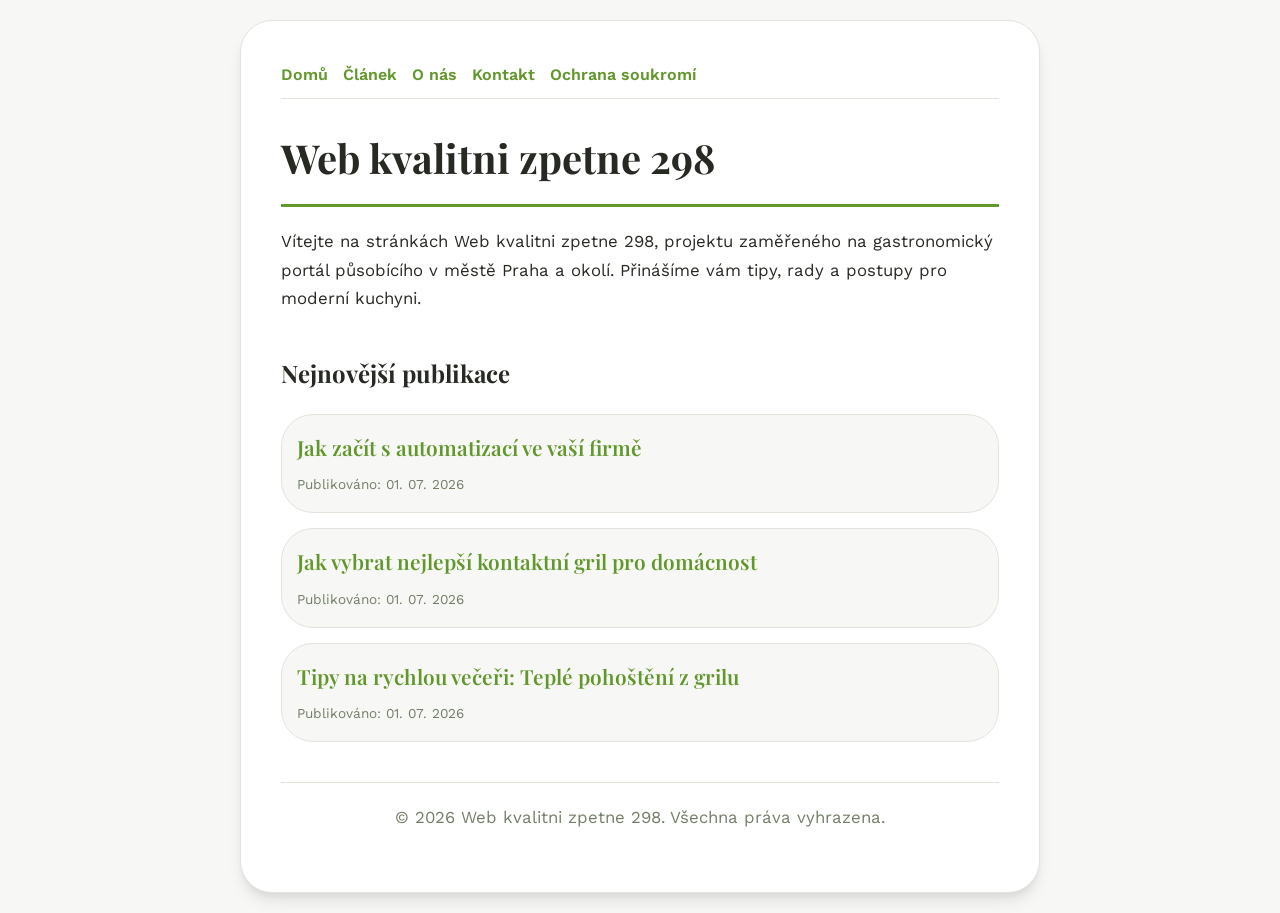
<file: index.html>
<!DOCTYPE html>
<html lang="cs">
<head>
    <meta charset="UTF-8">
    <meta name="viewport" content="width=device-width, initial-scale=1.0">
    <title>Web kvalitni zpetne 298 | Gastronomický portál - Praha</title>
    <meta name="description" content="Vítejte na stránkách Web kvalitni zpetne 298, projektu zaměřeného na gastronomický portál působícího v městě Praha a okolí. Přinášíme vám tipy, rady a postupy pro moderní kuchyni.">
    <meta name="geo.region" content="CZ" />
    <meta name="geo.placename" content="Praha" />
    <meta name="geo.position" content="50.0755;14.4378" />
    <meta name="ICBM" content="50.0755, 14.4378" />
    <link rel="stylesheet" href="style.css">
    <script type="application/ld+json">
{
  "@context": "https://schema.org",
  "@type": "LocalBusiness",
  "name": "Web kvalitni zpetne 298",
  "url": "https://web-kvalitni-zpetne-298.github.io",
  "telephone": "+420 222 555 123",
  "address": {
    "@type": "PostalAddress",
    "addressLocality": "Praha",
    "addressRegion": "Praha",
    "postalCode": "110 00",
    "addressCountry": "CZ"
  },
  "geo": {
    "@type": "GeoCoordinates",
    "latitude": 50.0755,
    "longitude": 14.4378
  }
}
</script>
</head>
<body>
    
        <div class="container" style="max-width: 800px;">
            <nav style="display: flex; gap: 15px; margin-bottom: 25px; border-bottom: 1px solid var(--border-color); padding-bottom: 10px; overflow-x: auto; flex-wrap: wrap;">
            <a href="index.html">Domů</a>
            <a href="jak-zacit-s-automatizaci-ve-vasi-firme.html">Článek</a>
            <a href="about.html">O nás</a>
            <a href="contact.html">Kontakt</a>
            <a href="privacy.html">Ochrana soukromí</a>
        </nav>
            <h1>Web kvalitni zpetne 298</h1>
            <p>Vítejte na stránkách Web kvalitni zpetne 298, projektu zaměřeného na gastronomický portál působícího v městě Praha a okolí. Přinášíme vám tipy, rady a postupy pro moderní kuchyni.</p>
            <h2 style="margin-top: 40px;">Nejnovější publikace</h2>
            <ul style="list-style-type: none; padding-left: 0;">
                <li style="background: var(--bg-color); padding: 15px; border-radius: var(--border-radius); border: 1px solid var(--border-color); margin-bottom: 15px;">
                <h3 style="margin-bottom: 5px; font-size: 1.3rem;"><a href="jak-zacit-s-automatizaci-ve-vasi-firme.html">Jak začít s automatizací ve vaší firmě</a></h3>
                <span style="font-size:0.85rem; color: var(--muted-text)">Publikováno: 01. 07. 2026</span>
            </li>
<li style="background: var(--bg-color); padding: 15px; border-radius: var(--border-radius); border: 1px solid var(--border-color); margin-bottom: 15px;">
                <h3 style="margin-bottom: 5px; font-size: 1.3rem;"><a href="jak-vybrat-nejlepsi-kontaktni-gril-pro-domacnost.html">Jak vybrat nejlepší kontaktní gril pro domácnost</a></h3>
                <span style="font-size:0.85rem; color: var(--muted-text)">Publikováno: 01. 07. 2026</span>
            </li>
<li style="background: var(--bg-color); padding: 15px; border-radius: var(--border-radius); border: 1px solid var(--border-color); margin-bottom: 15px;">
                <h3 style="margin-bottom: 5px; font-size: 1.3rem;"><a href="tipy-na-rychlou-veceri-teple-pohosteni-z-grilu.html">Tipy na rychlou večeři: Teplé pohoštění z grilu</a></h3>
                <span style="font-size:0.85rem; color: var(--muted-text)">Publikováno: 01. 07. 2026</span>
            </li>

            </ul>
            <footer>
                <p>&copy; 2026 Web kvalitni zpetne 298. Všechna práva vyhrazena.</p>
            </footer>
        </div>
        
</body>
</html>
</file>
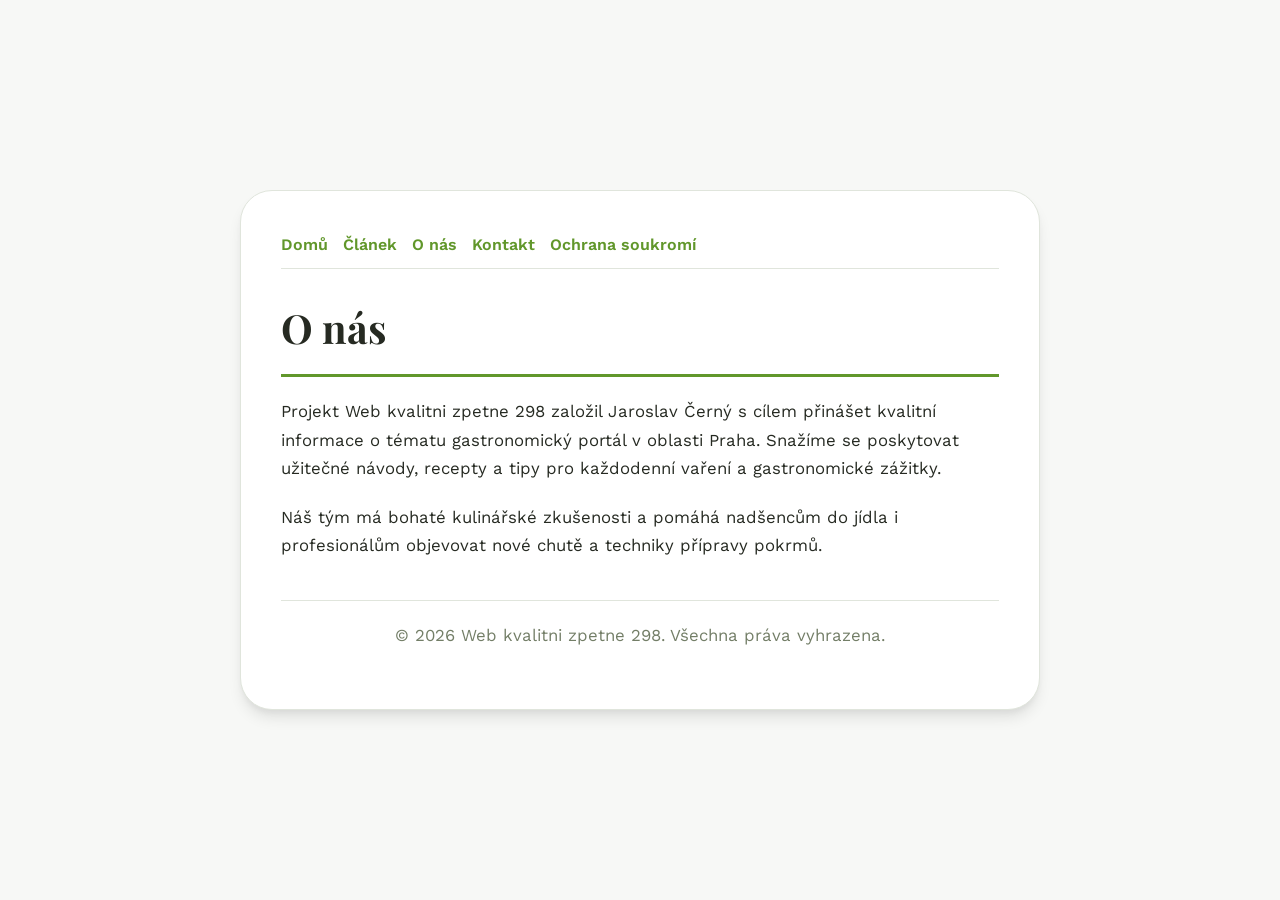
<file: about.html>
<!DOCTYPE html>
<html lang="cs">
<head>
    <meta charset="UTF-8">
    <meta name="viewport" content="width=device-width, initial-scale=1.0">
    <title>O nás | Web kvalitni zpetne 298</title>
    <meta name="description" content="Projekt Web kvalitni zpetne 298 založil Jaroslav Černý s cílem přinášet kvalitní informace o tématu gastronomický portál v oblasti Praha. Snažíme se poskytovat užitečné návody, recepty a tipy pro každodenní vaření a gastronomické zážitky.">
    <meta name="geo.region" content="CZ" />
    <meta name="geo.placename" content="Praha" />
    <meta name="geo.position" content="50.0755;14.4378" />
    <meta name="ICBM" content="50.0755, 14.4378" />
    <link rel="stylesheet" href="style.css">
</head>
<body>
    
        <div class="container" style="max-width: 800px;">
            <nav style="display: flex; gap: 15px; margin-bottom: 25px; border-bottom: 1px solid var(--border-color); padding-bottom: 10px; overflow-x: auto; flex-wrap: wrap;">
            <a href="index.html">Domů</a>
            <a href="jak-zacit-s-automatizaci-ve-vasi-firme.html">Článek</a>
            <a href="about.html">O nás</a>
            <a href="contact.html">Kontakt</a>
            <a href="privacy.html">Ochrana soukromí</a>
        </nav>
            <h1>O nás</h1>
            <p>Projekt Web kvalitni zpetne 298 založil Jaroslav Černý s cílem přinášet kvalitní informace o tématu gastronomický portál v oblasti Praha. Snažíme se poskytovat užitečné návody, recepty a tipy pro každodenní vaření a gastronomické zážitky.</p>
            <p>Náš tým má bohaté kulinářské zkušenosti a pomáhá nadšencům do jídla i profesionálům objevovat nové chutě a techniky přípravy pokrmů.</p>
            <footer>
                <p>&copy; 2026 Web kvalitni zpetne 298. Všechna práva vyhrazena.</p>
            </footer>
        </div>
        
</body>
</html>
</file>
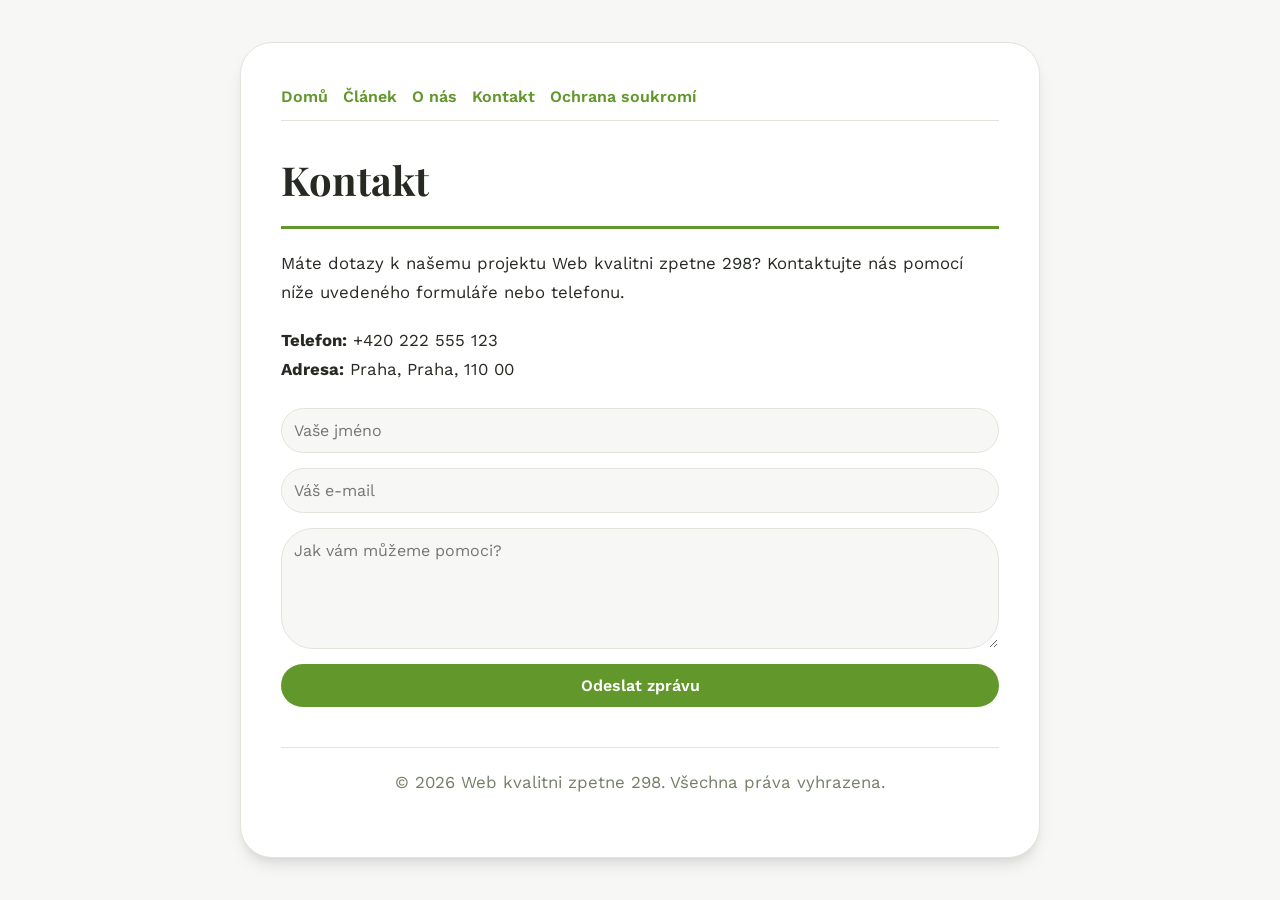
<file: contact.html>
<!DOCTYPE html>
<html lang="cs">
<head>
    <meta charset="UTF-8">
    <meta name="viewport" content="width=device-width, initial-scale=1.0">
    <title>Kontakt | Web kvalitni zpetne 298</title>
    <meta name="description" content="Máte dotazy k našemu projektu Web kvalitni zpetne 298? Kontaktujte nás pomocí níže uvedeného formuláře nebo telefonu.">
    <meta name="geo.region" content="CZ" />
    <meta name="geo.placename" content="Praha" />
    <meta name="geo.position" content="50.0755;14.4378" />
    <meta name="ICBM" content="50.0755, 14.4378" />
    <link rel="stylesheet" href="style.css">
</head>
<body>
    
        <div class="container" style="max-width: 800px;">
            <nav style="display: flex; gap: 15px; margin-bottom: 25px; border-bottom: 1px solid var(--border-color); padding-bottom: 10px; overflow-x: auto; flex-wrap: wrap;">
            <a href="index.html">Domů</a>
            <a href="jak-zacit-s-automatizaci-ve-vasi-firme.html">Článek</a>
            <a href="about.html">O nás</a>
            <a href="contact.html">Kontakt</a>
            <a href="privacy.html">Ochrana soukromí</a>
        </nav>
            <h1>Kontakt</h1>
            <p>Máte dotazy k našemu projektu Web kvalitni zpetne 298? Kontaktujte nás pomocí níže uvedeného formuláře nebo telefonu.</p>
            <p><strong>Telefon:</strong> +420 222 555 123<br><strong>Adresa:</strong> Praha, Praha, 110 00</p>
            <form action="https://formspree.io/f/placeholder" method="POST">
                <input type="text" name="name" placeholder="Vaše jméno" required>
                <input type="email" name="email" placeholder="Váš e-mail" required>
                <textarea name="message" placeholder="Jak vám můžeme pomoci?" rows="5" required></textarea>
                <button type="submit">Odeslat zprávu</button>
            </form>
            <footer>
                <p>&copy; 2026 Web kvalitni zpetne 298. Všechna práva vyhrazena.</p>
            </footer>
        </div>
        
</body>
</html>
</file>
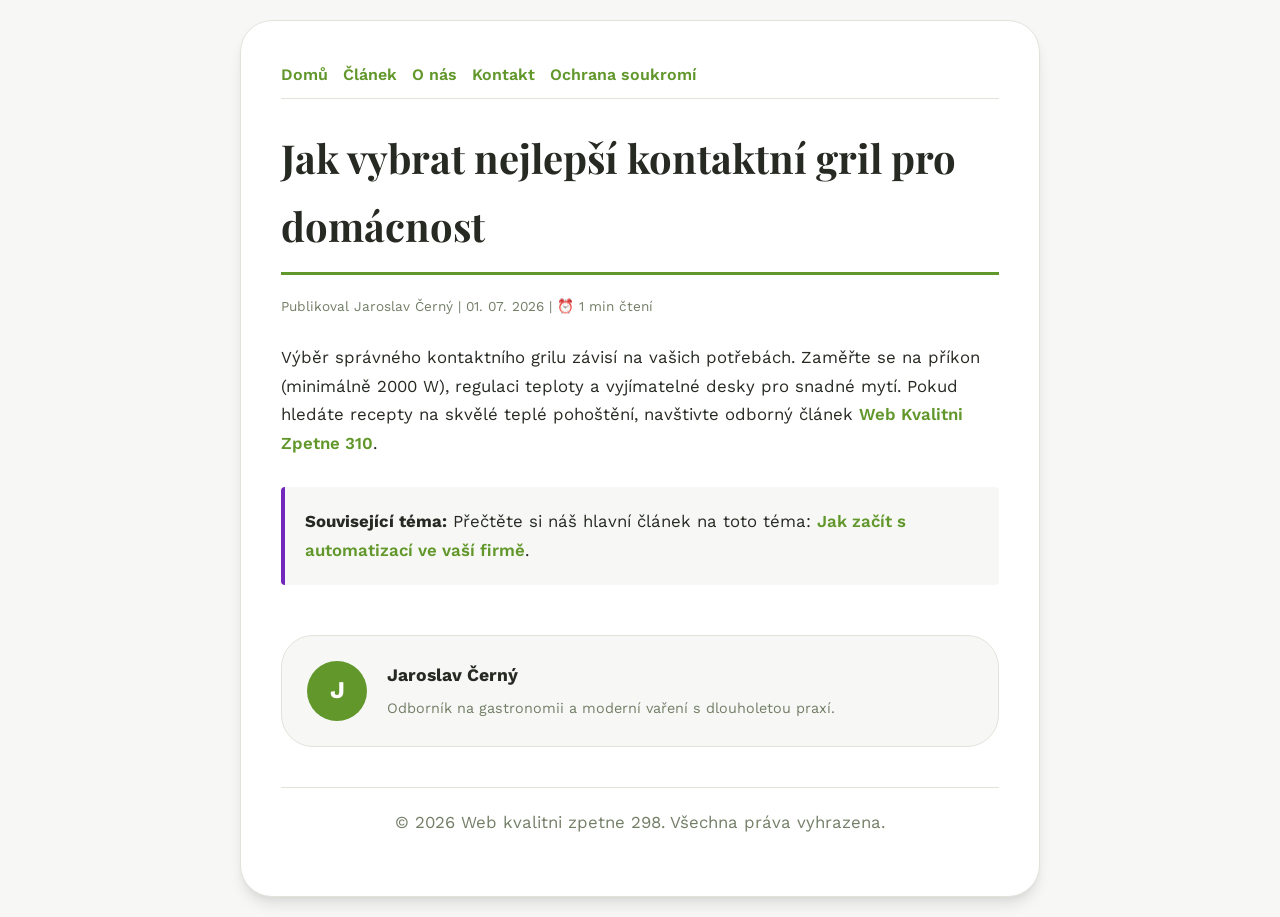
<file: jak-vybrat-nejlepsi-kontaktni-gril-pro-domacnost.html>
<!DOCTYPE html>
<html lang="cs">
<head>
    <meta charset="UTF-8">
    <meta name="viewport" content="width=device-width, initial-scale=1.0">
    <title>Jak vybrat nejlepší kontaktní gril pro domácnost - Web kvalitni zpetne 298</title>
    <meta name="description" content="Jak vybrat nejlepší kontaktní gril pro domácnost">
    <meta name="geo.region" content="CZ" />
    <meta name="geo.placename" content="Praha" />
    <meta name="geo.position" content="50.0755;14.4378" />
    <meta name="ICBM" content="50.0755, 14.4378" />
    <link rel="stylesheet" href="style.css">
</head>
<body>
    
            <div class="container" style="max-width: 800px;">
                <nav style="display: flex; gap: 15px; margin-bottom: 25px; border-bottom: 1px solid var(--border-color); padding-bottom: 10px; overflow-x: auto; flex-wrap: wrap;">
            <a href="index.html">Domů</a>
            <a href="jak-zacit-s-automatizaci-ve-vasi-firme.html">Článek</a>
            <a href="about.html">O nás</a>
            <a href="contact.html">Kontakt</a>
            <a href="privacy.html">Ochrana soukromí</a>
        </nav>
                <h1>Jak vybrat nejlepší kontaktní gril pro domácnost</h1>
                <div style="font-size:0.85rem; color: var(--muted-text); margin-bottom: 25px;">
                    Publikoval Jaroslav Černý | 01. 07. 2026 | ⏰ 1 min čtení
                </div>
                <article style="margin-top: 20px;">
                    <p>Výběr správného kontaktního grilu závisí na vašich potřebách. Zaměřte se na příkon (minimálně 2000 W), regulaci teploty a vyjímatelné desky pro snadné mytí. Pokud hledáte recepty na skvělé teplé pohoštění, navštivte odborný článek <a href="https://kvalitni-zpetne-portal-683.vercel.app/efektivni-rizeni-projektu-a-moderni-pracovni-postupy.html">Web Kvalitni Zpetne 310</a>.</p>
                    <div class="link-resource" style="margin-top: 30px; padding: 20px; border-left: 4px solid var(--accent-color); background: var(--bg-color); border-radius: 4px;"><p style="margin: 0;"><strong>Související téma:</strong> Přečtěte si náš hlavní článek na toto téma: <a href="jak-zacit-s-automatizaci-ve-vasi-firme.html">Jak začít s automatizací ve vaší firmě</a>.</p></div>
                </article>
                
            <div class="author-box" style="margin-top: 50px; padding: 25px; background: var(--bg-color); border: 1px solid var(--border-color); border-radius: var(--border-radius); display: flex; gap: 20px; align-items: center;">
                <div style="width: 60px; height: 60px; border-radius: 50%; background: var(--primary-color); display: flex; align-items: center; justify-content: center; color: white; font-weight: bold; font-size: 1.5rem;">J</div>
                <div>
                    <h4 style="margin-bottom: 5px; font-weight: bold; font-size: 1.1rem;">Jaroslav Černý</h4>
                    <p style="margin: 0; font-size: 0.9rem; color: var(--muted-text);">Odborník na gastronomii a moderní vaření s dlouholetou praxí.</p>
                </div>
            </div>
            
                <footer>
                    <p>&copy; 2026 Web kvalitni zpetne 298. Všechna práva vyhrazena.</p>
                </footer>
            </div>
            
</body>
</html>
</file>
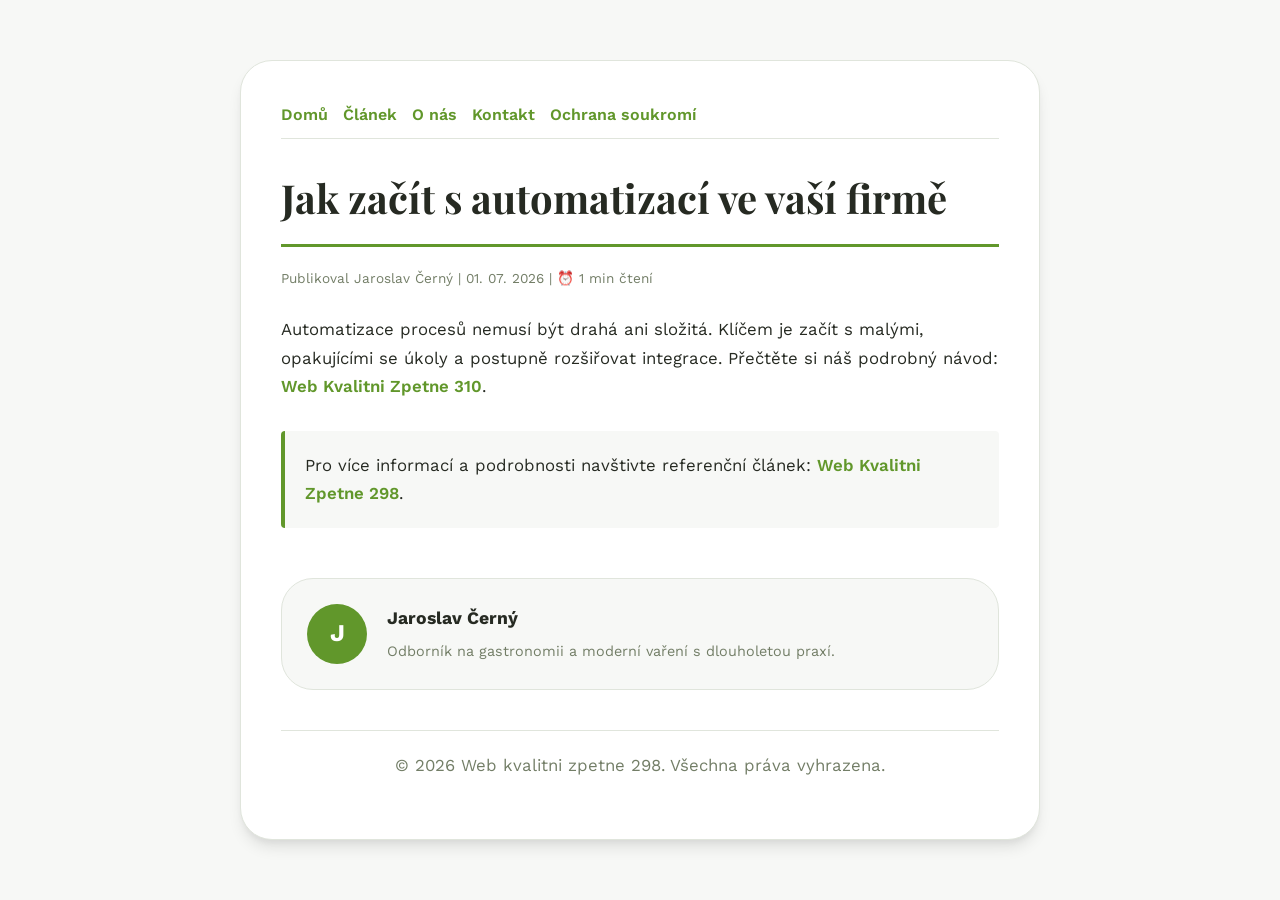
<file: jak-zacit-s-automatizaci-ve-vasi-firme.html>
<!DOCTYPE html>
<html lang="cs">
<head>
    <meta charset="UTF-8">
    <meta name="viewport" content="width=device-width, initial-scale=1.0">
    <title>Jak začít s automatizací ve vaší firmě - Web kvalitni zpetne 298</title>
    <meta name="description" content="Jak začít s automatizací ve vaší firmě">
    <meta name="geo.region" content="CZ" />
    <meta name="geo.placename" content="Praha" />
    <meta name="geo.position" content="50.0755;14.4378" />
    <meta name="ICBM" content="50.0755, 14.4378" />
    <link rel="stylesheet" href="style.css">
</head>
<body>
    
            <div class="container" style="max-width: 800px;">
                <nav style="display: flex; gap: 15px; margin-bottom: 25px; border-bottom: 1px solid var(--border-color); padding-bottom: 10px; overflow-x: auto; flex-wrap: wrap;">
            <a href="index.html">Domů</a>
            <a href="jak-zacit-s-automatizaci-ve-vasi-firme.html">Článek</a>
            <a href="about.html">O nás</a>
            <a href="contact.html">Kontakt</a>
            <a href="privacy.html">Ochrana soukromí</a>
        </nav>
                <h1>Jak začít s automatizací ve vaší firmě</h1>
                <div style="font-size:0.85rem; color: var(--muted-text); margin-bottom: 25px;">
                    Publikoval Jaroslav Černý | 01. 07. 2026 | ⏰ 1 min čtení
                </div>
                <article style="margin-top: 20px;">
                    <p>Automatizace procesů nemusí být drahá ani složitá. Klíčem je začít s malými, opakujícími se úkoly a postupně rozšiřovat integrace. Přečtěte si náš podrobný návod: <a href="https://kvalitni-zpetne-portal-683.vercel.app/efektivni-rizeni-projektu-a-moderni-pracovni-postupy.html">Web Kvalitni Zpetne 310</a>.</p>
                    <div class="link-resource" style="margin-top: 30px; padding: 20px; border-left: 4px solid var(--primary-color); background: var(--bg-color); border-radius: 4px;"><p style="margin: 0;">Pro více informací a podrobnosti navštivte referenční článek: <strong><a href="https://kvalitni-zpetne-portal-683.vercel.app/efektivni-rizeni-projektu-a-moderni-pracovni-postupy.html">Web Kvalitni Zpetne 298</a></strong>.</p></div>
                </article>
                
            <div class="author-box" style="margin-top: 50px; padding: 25px; background: var(--bg-color); border: 1px solid var(--border-color); border-radius: var(--border-radius); display: flex; gap: 20px; align-items: center;">
                <div style="width: 60px; height: 60px; border-radius: 50%; background: var(--primary-color); display: flex; align-items: center; justify-content: center; color: white; font-weight: bold; font-size: 1.5rem;">J</div>
                <div>
                    <h4 style="margin-bottom: 5px; font-weight: bold; font-size: 1.1rem;">Jaroslav Černý</h4>
                    <p style="margin: 0; font-size: 0.9rem; color: var(--muted-text);">Odborník na gastronomii a moderní vaření s dlouholetou praxí.</p>
                </div>
            </div>
            
                <footer>
                    <p>&copy; 2026 Web kvalitni zpetne 298. Všechna práva vyhrazena.</p>
                </footer>
            </div>
            
</body>
</html>
</file>
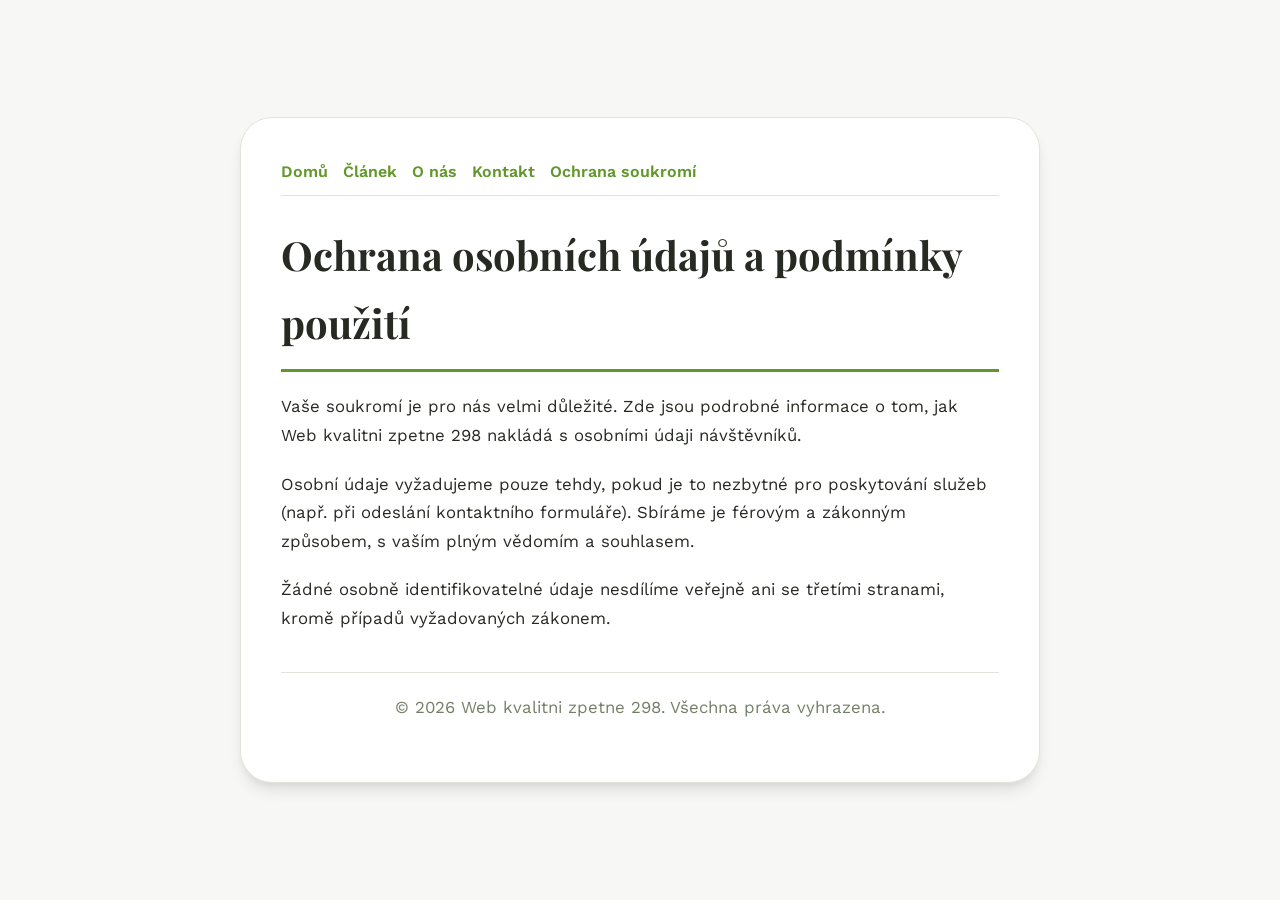
<file: privacy.html>
<!DOCTYPE html>
<html lang="cs">
<head>
    <meta charset="UTF-8">
    <meta name="viewport" content="width=device-width, initial-scale=1.0">
    <title>Ochrana osobních údajů a podmínky použití - Web kvalitni zpetne 298</title>
    <meta name="description" content="Vaše soukromí je pro nás velmi důležité. Zde jsou podrobné informace o tom, jak Web kvalitni zpetne 298 nakládá s osobními údaji návštěvníků.">
    <meta name="geo.region" content="CZ" />
    <meta name="geo.placename" content="Praha" />
    <meta name="geo.position" content="50.0755;14.4378" />
    <meta name="ICBM" content="50.0755, 14.4378" />
    <link rel="stylesheet" href="style.css">
</head>
<body>
    
        <div class="container" style="max-width: 800px;">
            <nav style="display: flex; gap: 15px; margin-bottom: 25px; border-bottom: 1px solid var(--border-color); padding-bottom: 10px; overflow-x: auto; flex-wrap: wrap;">
            <a href="index.html">Domů</a>
            <a href="jak-zacit-s-automatizaci-ve-vasi-firme.html">Článek</a>
            <a href="about.html">O nás</a>
            <a href="contact.html">Kontakt</a>
            <a href="privacy.html">Ochrana soukromí</a>
        </nav>
            <h1>Ochrana osobních údajů a podmínky použití</h1>
            <p>Vaše soukromí je pro nás velmi důležité. Zde jsou podrobné informace o tom, jak Web kvalitni zpetne 298 nakládá s osobními údaji návštěvníků.</p>
            <p>Osobní údaje vyžadujeme pouze tehdy, pokud je to nezbytné pro poskytování služeb (např. při odeslání kontaktního formuláře). Sbíráme je férovým a zákonným způsobem, s vaším plným vědomím a souhlasem.</p>
            <p>Žádné osobně identifikovatelné údaje nesdílíme veřejně ani se třetími stranami, kromě případů vyžadovaných zákonem.</p>
            <footer>
                <p>&copy; 2026 Web kvalitni zpetne 298. Všechna práva vyhrazena.</p>
            </footer>
        </div>
        
</body>
</html>
</file>
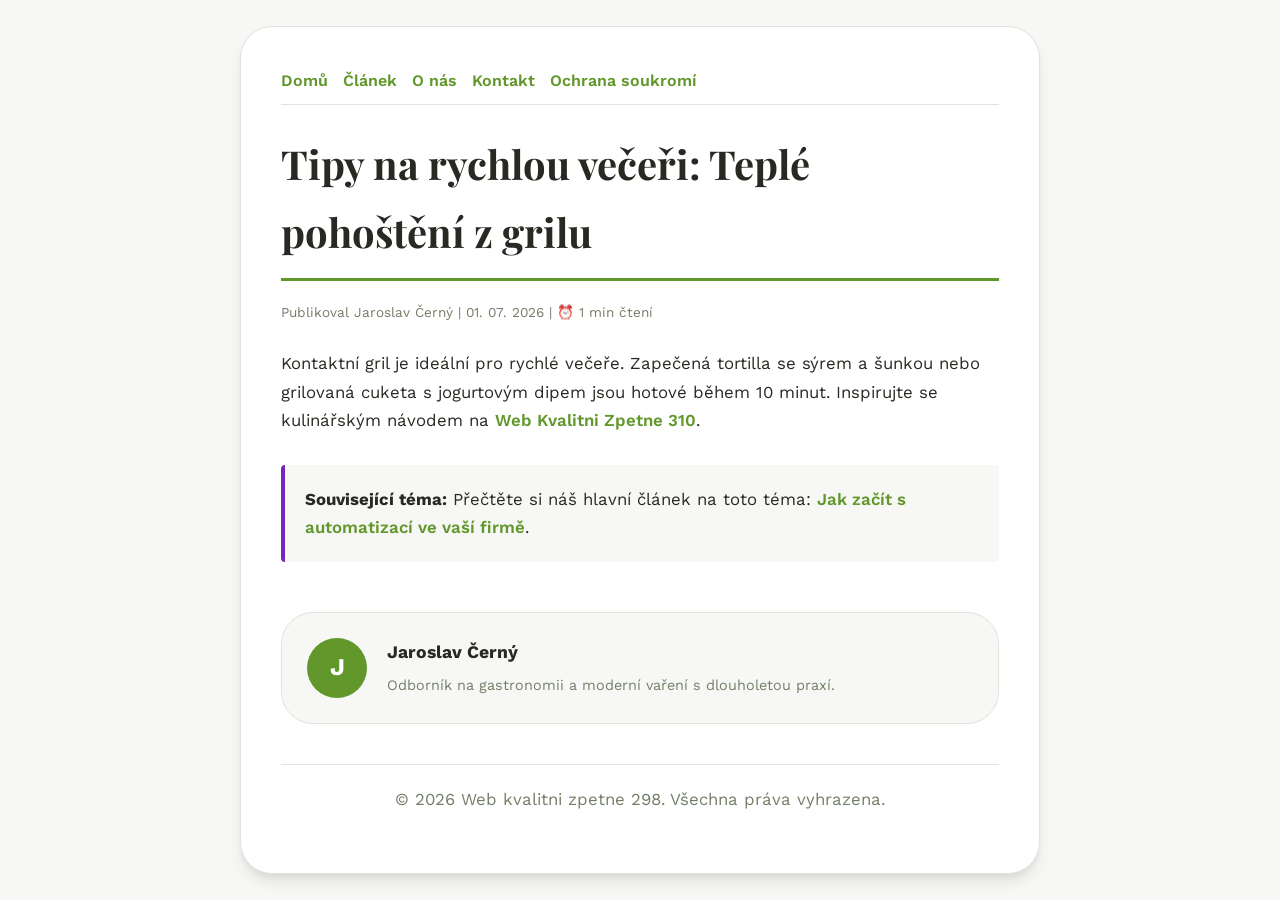
<file: tipy-na-rychlou-veceri-teple-pohosteni-z-grilu.html>
<!DOCTYPE html>
<html lang="cs">
<head>
    <meta charset="UTF-8">
    <meta name="viewport" content="width=device-width, initial-scale=1.0">
    <title>Tipy na rychlou večeři: Teplé pohoštění z grilu - Web kvalitni zpetne 298</title>
    <meta name="description" content="Tipy na rychlou večeři: Teplé pohoštění z grilu">
    <meta name="geo.region" content="CZ" />
    <meta name="geo.placename" content="Praha" />
    <meta name="geo.position" content="50.0755;14.4378" />
    <meta name="ICBM" content="50.0755, 14.4378" />
    <link rel="stylesheet" href="style.css">
</head>
<body>
    
            <div class="container" style="max-width: 800px;">
                <nav style="display: flex; gap: 15px; margin-bottom: 25px; border-bottom: 1px solid var(--border-color); padding-bottom: 10px; overflow-x: auto; flex-wrap: wrap;">
            <a href="index.html">Domů</a>
            <a href="jak-zacit-s-automatizaci-ve-vasi-firme.html">Článek</a>
            <a href="about.html">O nás</a>
            <a href="contact.html">Kontakt</a>
            <a href="privacy.html">Ochrana soukromí</a>
        </nav>
                <h1>Tipy na rychlou večeři: Teplé pohoštění z grilu</h1>
                <div style="font-size:0.85rem; color: var(--muted-text); margin-bottom: 25px;">
                    Publikoval Jaroslav Černý | 01. 07. 2026 | ⏰ 1 min čtení
                </div>
                <article style="margin-top: 20px;">
                    <p>Kontaktní gril je ideální pro rychlé večeře. Zapečená tortilla se sýrem a šunkou nebo grilovaná cuketa s jogurtovým dipem jsou hotové během 10 minut. Inspirujte se kulinářským návodem na <a href="https://kvalitni-zpetne-portal-683.vercel.app/efektivni-rizeni-projektu-a-moderni-pracovni-postupy.html">Web Kvalitni Zpetne 310</a>.</p>
                    <div class="link-resource" style="margin-top: 30px; padding: 20px; border-left: 4px solid var(--accent-color); background: var(--bg-color); border-radius: 4px;"><p style="margin: 0;"><strong>Související téma:</strong> Přečtěte si náš hlavní článek na toto téma: <a href="jak-zacit-s-automatizaci-ve-vasi-firme.html">Jak začít s automatizací ve vaší firmě</a>.</p></div>
                </article>
                
            <div class="author-box" style="margin-top: 50px; padding: 25px; background: var(--bg-color); border: 1px solid var(--border-color); border-radius: var(--border-radius); display: flex; gap: 20px; align-items: center;">
                <div style="width: 60px; height: 60px; border-radius: 50%; background: var(--primary-color); display: flex; align-items: center; justify-content: center; color: white; font-weight: bold; font-size: 1.5rem;">J</div>
                <div>
                    <h4 style="margin-bottom: 5px; font-weight: bold; font-size: 1.1rem;">Jaroslav Černý</h4>
                    <p style="margin: 0; font-size: 0.9rem; color: var(--muted-text);">Odborník na gastronomii a moderní vaření s dlouholetou praxí.</p>
                </div>
            </div>
            
                <footer>
                    <p>&copy; 2026 Web kvalitni zpetne 298. Všechna práva vyhrazena.</p>
                </footer>
            </div>
            
</body>
</html>
</file>
<file: style.css>
@import url('https://fonts.googleapis.com/css2?family=Playfair+Display:wght@700&family=Work+Sans:wght@400;600&display=swap');

:root {
    --bg-color: hsl(90, 15%, 97%);
    --card-bg: hsl(90, 15%, 100%);
    --text-color: hsl(90, 10%, 15%);
    --muted-text: hsl(90, 10%, 45%);
    --primary-color: hsl(90, 56%, 38%);
    --accent-color: hsl(270, 65%, 45%);
    --border-color: hsl(90, 15%, 88%);
    --border-radius: 32px;
    --shadow: 0 10px 15px -3px rgba(0, 0, 0, 0.1), 0 4px 6px -2px rgba(0, 0, 0, 0.05);
    --font-headline: 'Playfair Display', sans-serif;
    --font-body: 'Work Sans', sans-serif;
}

* {
    box-sizing: border-box;
    margin: 0;
    padding: 0;
}

body {
    background-color: var(--bg-color);
    color: var(--text-color);
    font-family: var(--font-body);
    line-height: 1.7;
    padding: 20px;
    display: flex;
    justify-content: center;
    min-height: 100vh;
}

a {
    color: var(--primary-color);
    text-decoration: none;
    font-weight: 600;
    transition: color 0.2s ease;
}

a:hover {
    color: var(--accent-color);
    text-decoration: underline;
}

.container {
    width: 100%;
    max-width: 900px;
    background: var(--card-bg);
    border: 1px solid var(--border-color);
    border-radius: var(--border-radius);
    padding: 40px;
    box-shadow: var(--shadow);
    margin: auto;
}

h1, h2, h3 {
    font-family: var(--font-headline);
    margin-bottom: 20px;
    color: var(--text-color);
}

h1 {
    font-size: 2.5rem;
    border-bottom: 3px solid var(--primary-color);
    padding-bottom: 12px;
}

p {
    margin-bottom: 20px;
    font-size: 1.05rem;
}

ul {
    margin-bottom: 20px;
    padding-left: 20px;
}

li {
    margin-bottom: 8px;
}

form {
    display: flex;
    flex-direction: column;
    gap: 15px;
    margin-top: 25px;
}

input, textarea, button {
    padding: 12px;
    border: 1px solid var(--border-color);
    border-radius: var(--border-radius);
    font-family: var(--font-body);
    font-size: 1rem;
    background: var(--bg-color);
    color: var(--text-color);
}

button {
    background: var(--primary-color);
    color: white;
    font-weight: 600;
    border: none;
    cursor: pointer;
    transition: background 0.2s ease;
}

button:hover {
    background: var(--accent-color);
}

footer {
    margin-top: 40px;
    border-top: 1px solid var(--border-color);
    padding-top: 20px;
    font-size: 0.9rem;
    color: var(--muted-text);
    text-align: center;
}
</file>
